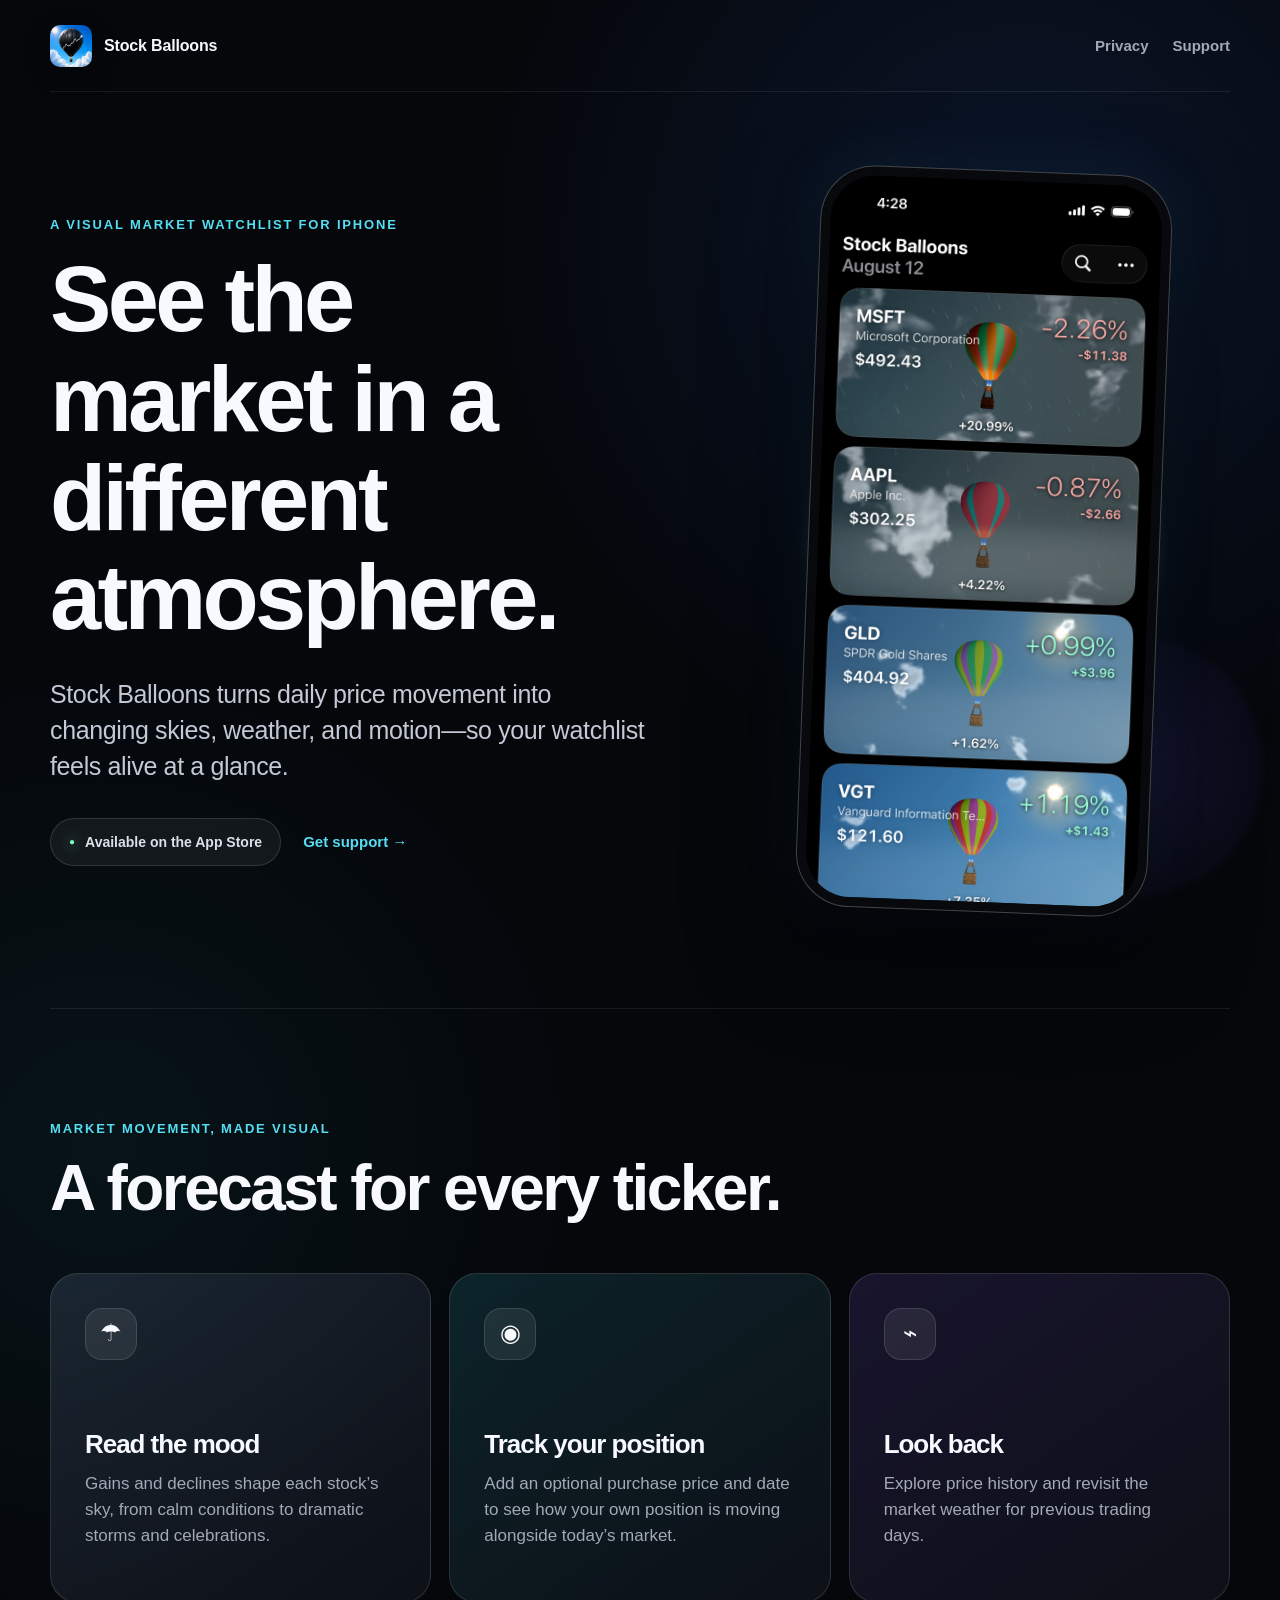
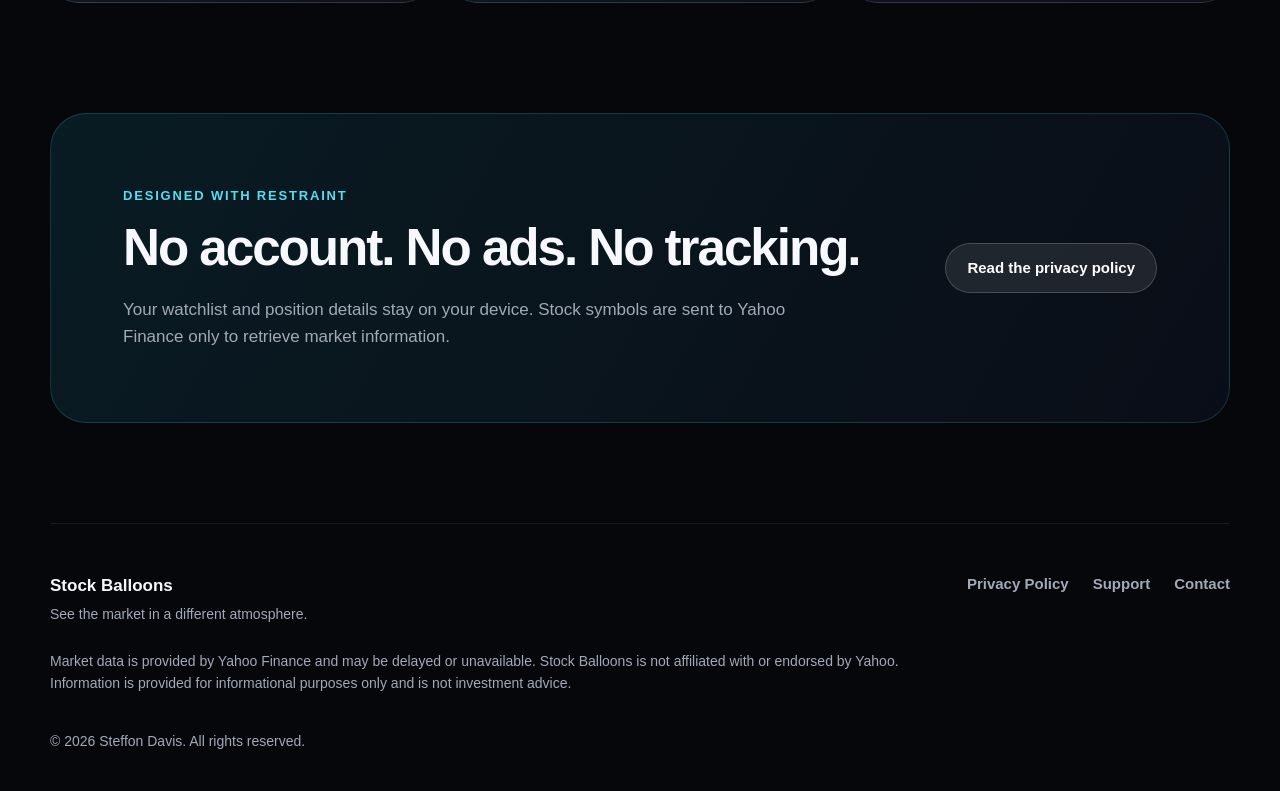
<file: index.html>
<!doctype html>
<html lang="en">
  <head>
    <meta charset="utf-8">
    <meta name="viewport" content="width=device-width, initial-scale=1">
    <meta name="description" content="Stock Balloons turns market movement into an atmospheric, visual watchlist for iPhone.">
    <meta name="theme-color" content="#05070b">
    <meta name="color-scheme" content="dark">
    <meta property="og:title" content="Stock Balloons for iPhone">
    <meta property="og:description" content="See the market in a different atmosphere.">
    <meta property="og:type" content="website">
    <meta property="og:image" content="assets/social-card.png">
    <title>Stock Balloons for iPhone</title>
    <link rel="icon" href="assets/app-icon.png">
    <link rel="stylesheet" href="styles.css">
  </head>
  <body>
    <a class="skip-link" href="#main-content">Skip to content</a>

    <header class="site-header">
      <a class="brand" href="./" aria-label="Stock Balloons home">
        <img src="assets/app-icon.png" alt="" width="42" height="42">
        <span>Stock Balloons</span>
      </a>
      <nav aria-label="Primary navigation">
        <a href="privacy/">Privacy</a>
        <a href="support/">Support</a>
      </nav>
    </header>

    <main id="main-content">
      <section class="hero">
        <div class="hero-copy">
          <p class="eyebrow">A visual market watchlist for iPhone</p>
          <h1>See the market in a different atmosphere.</h1>
          <p class="hero-intro">
            Stock Balloons turns daily price movement into changing skies, weather, and motion—so your watchlist feels alive at a glance.
          </p>
          <div class="hero-actions">
            <span class="availability" aria-label="Stock Balloons is available on the App Store">
              <span aria-hidden="true">●</span> Available on the App Store
            </span>
            <a class="text-link" href="support/">Get support <span aria-hidden="true">→</span></a>
          </div>
        </div>

        <div class="product-stage" aria-label="Stock Balloons app preview">
          <div class="orb orb-one" aria-hidden="true"></div>
          <div class="orb orb-two" aria-hidden="true"></div>
          <div class="phone-frame">
            <div class="phone-island" aria-hidden="true"></div>
            <img src="assets/watchlist.png" alt="Stock Balloons watchlist showing market changes as animated weather scenes and hot-air balloons">
          </div>
        </div>
      </section>

      <section class="feature-section" aria-labelledby="features-title">
        <div class="section-heading">
          <p class="eyebrow">Market movement, made visual</p>
          <h2 id="features-title">A forecast for every ticker.</h2>
        </div>

        <div class="feature-grid">
          <article class="feature-card storm-card">
            <span class="feature-icon" aria-hidden="true">☂</span>
            <h3>Read the mood</h3>
            <p>Gains and declines shape each stock’s sky, from calm conditions to dramatic storms and celebrations.</p>
          </article>
          <article class="feature-card balloon-card">
            <span class="feature-icon" aria-hidden="true">◉</span>
            <h3>Track your position</h3>
            <p>Add an optional purchase price and date to see how your own position is moving alongside today’s market.</p>
          </article>
          <article class="feature-card history-card">
            <span class="feature-icon" aria-hidden="true">⌁</span>
            <h3>Look back</h3>
            <p>Explore price history and revisit the market weather for previous trading days.</p>
          </article>
        </div>
      </section>

      <section class="privacy-callout" aria-labelledby="privacy-title">
        <div>
          <p class="eyebrow">Designed with restraint</p>
          <h2 id="privacy-title">No account. No ads. No tracking.</h2>
          <p>Your watchlist and position details stay on your device. Stock symbols are sent to Yahoo Finance only to retrieve market information.</p>
        </div>
        <a class="button" href="privacy/">Read the privacy policy</a>
      </section>
    </main>

    <footer class="site-footer">
      <div>
        <strong>Stock Balloons</strong>
        <p>See the market in a different atmosphere.</p>
      </div>
      <nav aria-label="Footer navigation">
        <a href="privacy/">Privacy Policy</a>
        <a href="support/">Support</a>
        <a href="mailto:support-app@curalytics.com">Contact</a>
      </nav>
      <p class="fine-print">
        Market data is provided by Yahoo Finance and may be delayed or unavailable. Stock Balloons is not affiliated with or endorsed by Yahoo. Information is provided for informational purposes only and is not investment advice.
      </p>
      <p class="copyright">© 2026 Steffon Davis. All rights reserved.</p>
    </footer>
  </body>
</html>
</file>
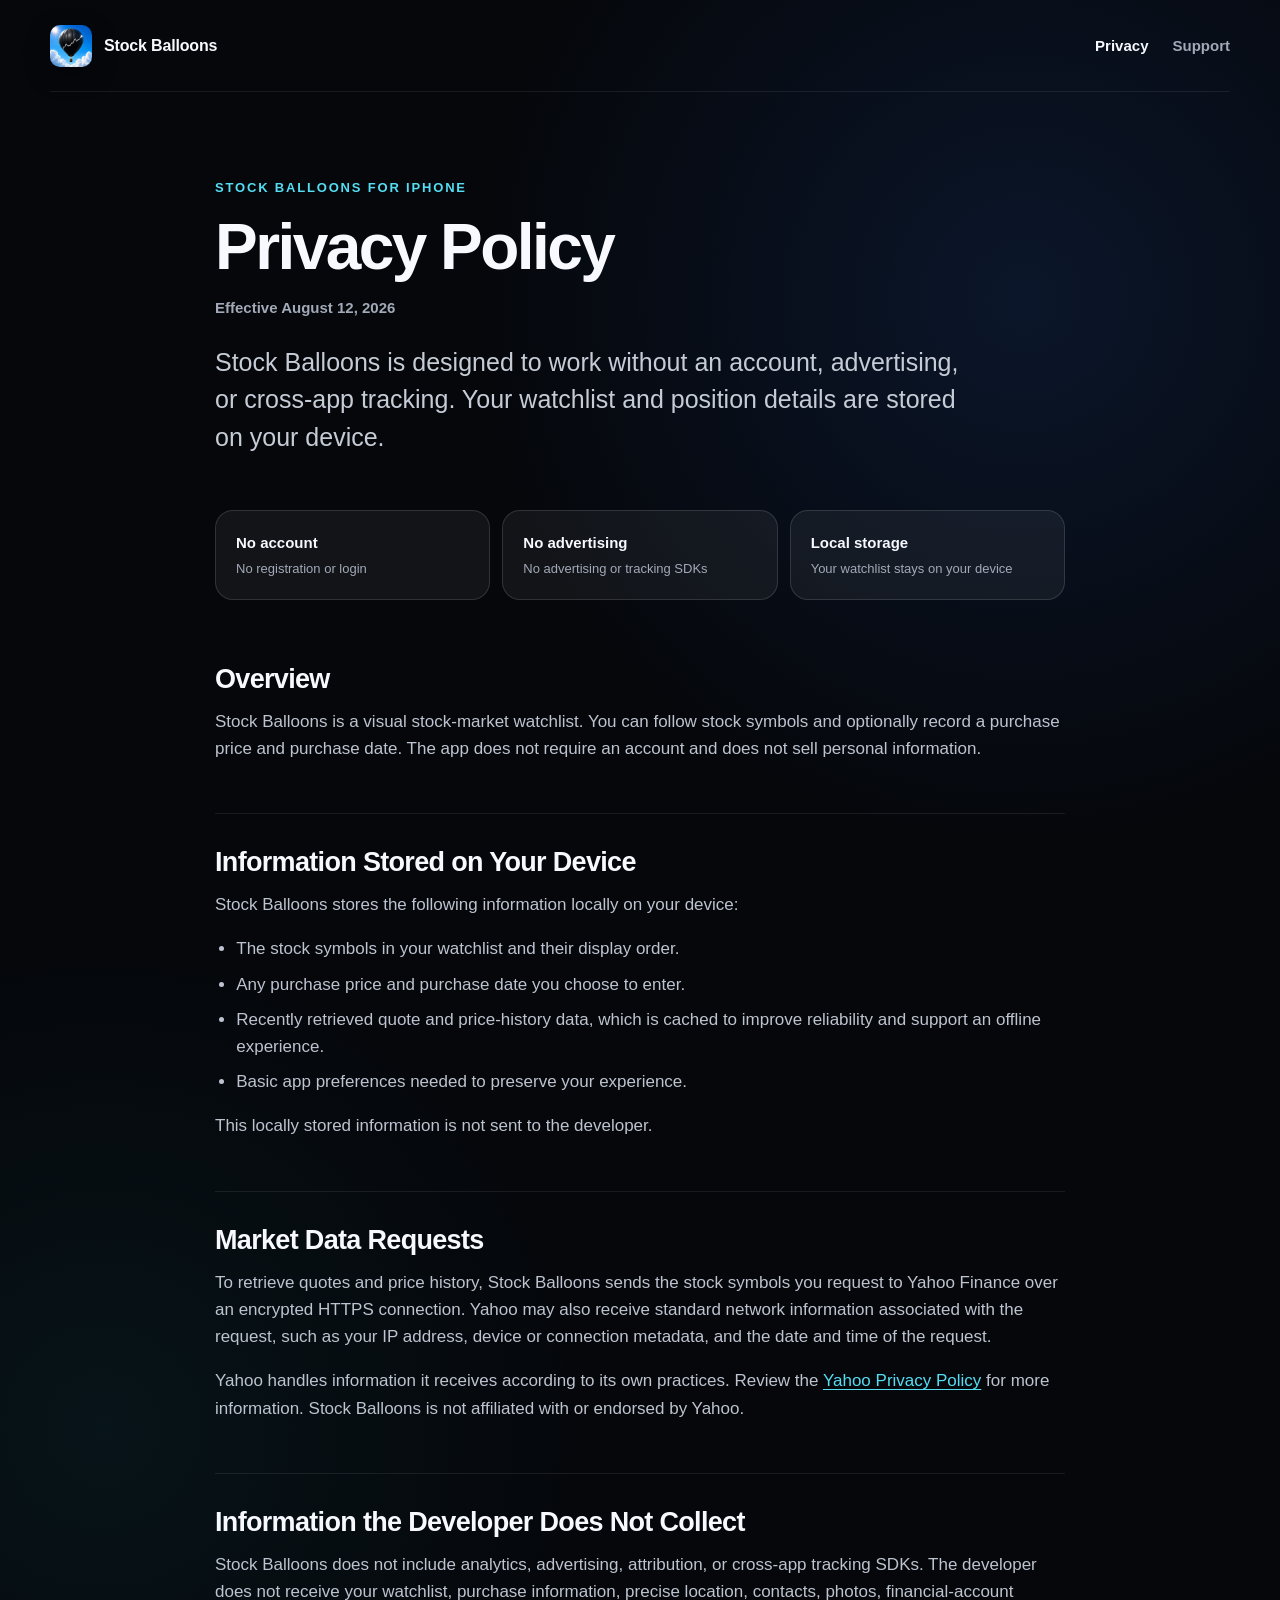
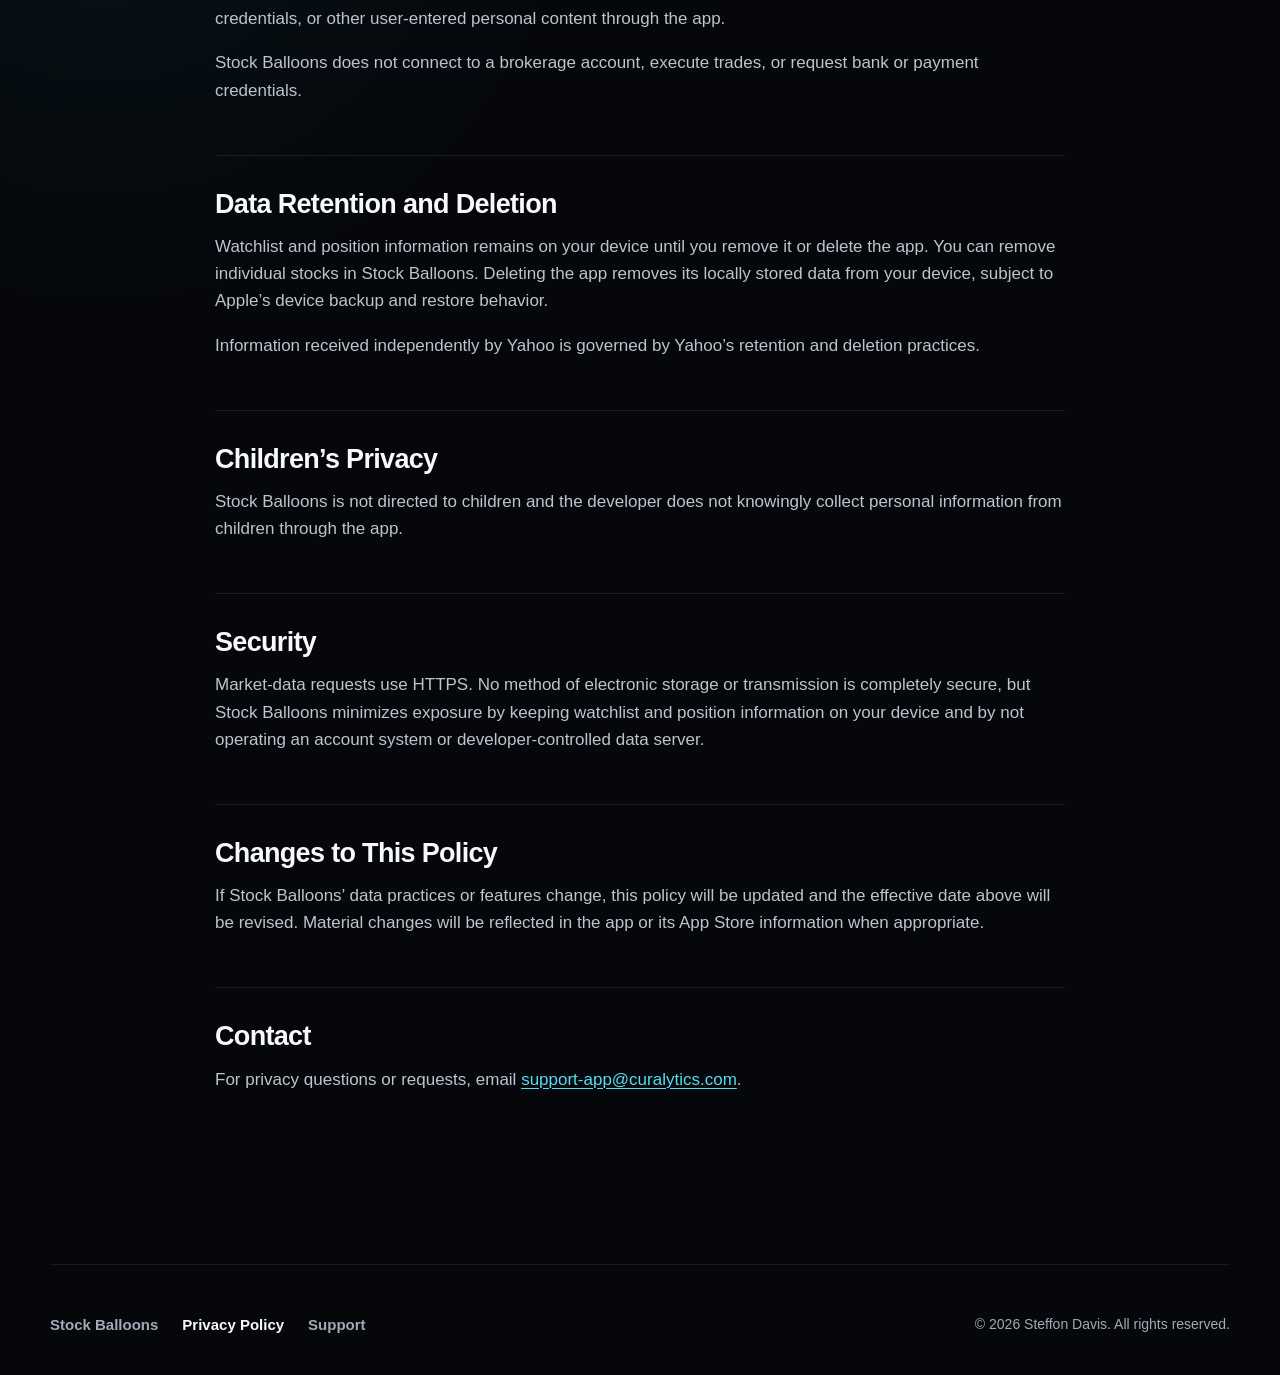
<file: privacy/index.html>
<!doctype html>
<html lang="en">
  <head>
    <meta charset="utf-8">
    <meta name="viewport" content="width=device-width, initial-scale=1">
    <meta name="description" content="Privacy Policy for Stock Balloons for iPhone.">
    <meta name="theme-color" content="#05070b">
    <meta name="color-scheme" content="dark">
    <title>Privacy Policy — Stock Balloons</title>
    <link rel="icon" href="../assets/app-icon.png">
    <link rel="stylesheet" href="../styles.css">
  </head>
  <body class="content-page">
    <a class="skip-link" href="#main-content">Skip to content</a>

    <header class="site-header">
      <a class="brand" href="../" aria-label="Stock Balloons home">
        <img src="../assets/app-icon.png" alt="" width="42" height="42">
        <span>Stock Balloons</span>
      </a>
      <nav aria-label="Primary navigation">
        <a href="./" aria-current="page">Privacy</a>
        <a href="../support/">Support</a>
      </nav>
    </header>

    <main id="main-content" class="document-shell">
      <header class="document-header">
        <p class="eyebrow">Stock Balloons for iPhone</p>
        <h1>Privacy Policy</h1>
        <p class="effective-date">Effective August 12, 2026</p>
        <p class="document-intro">
          Stock Balloons is designed to work without an account, advertising, or cross-app tracking. Your watchlist and position details are stored on your device.
        </p>
      </header>

      <div class="policy-summary" aria-label="Privacy summary">
        <div><strong>No account</strong><span>No registration or login</span></div>
        <div><strong>No advertising</strong><span>No advertising or tracking SDKs</span></div>
        <div><strong>Local storage</strong><span>Your watchlist stays on your device</span></div>
      </div>

      <article class="document-content">
        <section aria-labelledby="overview">
          <h2 id="overview">Overview</h2>
          <p>
            Stock Balloons is a visual stock-market watchlist. You can follow stock symbols and optionally record a purchase price and purchase date. The app does not require an account and does not sell personal information.
          </p>
        </section>

        <section aria-labelledby="local-information">
          <h2 id="local-information">Information Stored on Your Device</h2>
          <p>Stock Balloons stores the following information locally on your device:</p>
          <ul>
            <li>The stock symbols in your watchlist and their display order.</li>
            <li>Any purchase price and purchase date you choose to enter.</li>
            <li>Recently retrieved quote and price-history data, which is cached to improve reliability and support an offline experience.</li>
            <li>Basic app preferences needed to preserve your experience.</li>
          </ul>
          <p>This locally stored information is not sent to the developer.</p>
        </section>

        <section aria-labelledby="market-data">
          <h2 id="market-data">Market Data Requests</h2>
          <p>
            To retrieve quotes and price history, Stock Balloons sends the stock symbols you request to Yahoo Finance over an encrypted HTTPS connection. Yahoo may also receive standard network information associated with the request, such as your IP address, device or connection metadata, and the date and time of the request.
          </p>
          <p>
            Yahoo handles information it receives according to its own practices. Review the <a href="https://legal.yahoo.com/us/en/yahoo/privacy/index.html">Yahoo Privacy Policy</a> for more information. Stock Balloons is not affiliated with or endorsed by Yahoo.
          </p>
        </section>

        <section aria-labelledby="not-collected">
          <h2 id="not-collected">Information the Developer Does Not Collect</h2>
          <p>
            Stock Balloons does not include analytics, advertising, attribution, or cross-app tracking SDKs. The developer does not receive your watchlist, purchase information, precise location, contacts, photos, financial-account credentials, or other user-entered personal content through the app.
          </p>
          <p>
            Stock Balloons does not connect to a brokerage account, execute trades, or request bank or payment credentials.
          </p>
        </section>

        <section aria-labelledby="retention">
          <h2 id="retention">Data Retention and Deletion</h2>
          <p>
            Watchlist and position information remains on your device until you remove it or delete the app. You can remove individual stocks in Stock Balloons. Deleting the app removes its locally stored data from your device, subject to Apple’s device backup and restore behavior.
          </p>
          <p>
            Information received independently by Yahoo is governed by Yahoo’s retention and deletion practices.
          </p>
        </section>

        <section aria-labelledby="children">
          <h2 id="children">Children’s Privacy</h2>
          <p>
            Stock Balloons is not directed to children and the developer does not knowingly collect personal information from children through the app.
          </p>
        </section>

        <section aria-labelledby="security">
          <h2 id="security">Security</h2>
          <p>
            Market-data requests use HTTPS. No method of electronic storage or transmission is completely secure, but Stock Balloons minimizes exposure by keeping watchlist and position information on your device and by not operating an account system or developer-controlled data server.
          </p>
        </section>

        <section aria-labelledby="changes">
          <h2 id="changes">Changes to This Policy</h2>
          <p>
            If Stock Balloons’ data practices or features change, this policy will be updated and the effective date above will be revised. Material changes will be reflected in the app or its App Store information when appropriate.
          </p>
        </section>

        <section aria-labelledby="contact">
          <h2 id="contact">Contact</h2>
          <p>
            For privacy questions or requests, email <a href="mailto:support-app@curalytics.com?subject=Stock%20Balloons%20Privacy">support-app@curalytics.com</a>.
          </p>
        </section>
      </article>
    </main>

    <footer class="site-footer compact-footer">
      <nav aria-label="Footer navigation">
        <a href="../">Stock Balloons</a>
        <a href="./" aria-current="page">Privacy Policy</a>
        <a href="../support/">Support</a>
      </nav>
      <p class="copyright">© 2026 Steffon Davis. All rights reserved.</p>
    </footer>
  </body>
</html>
</file>
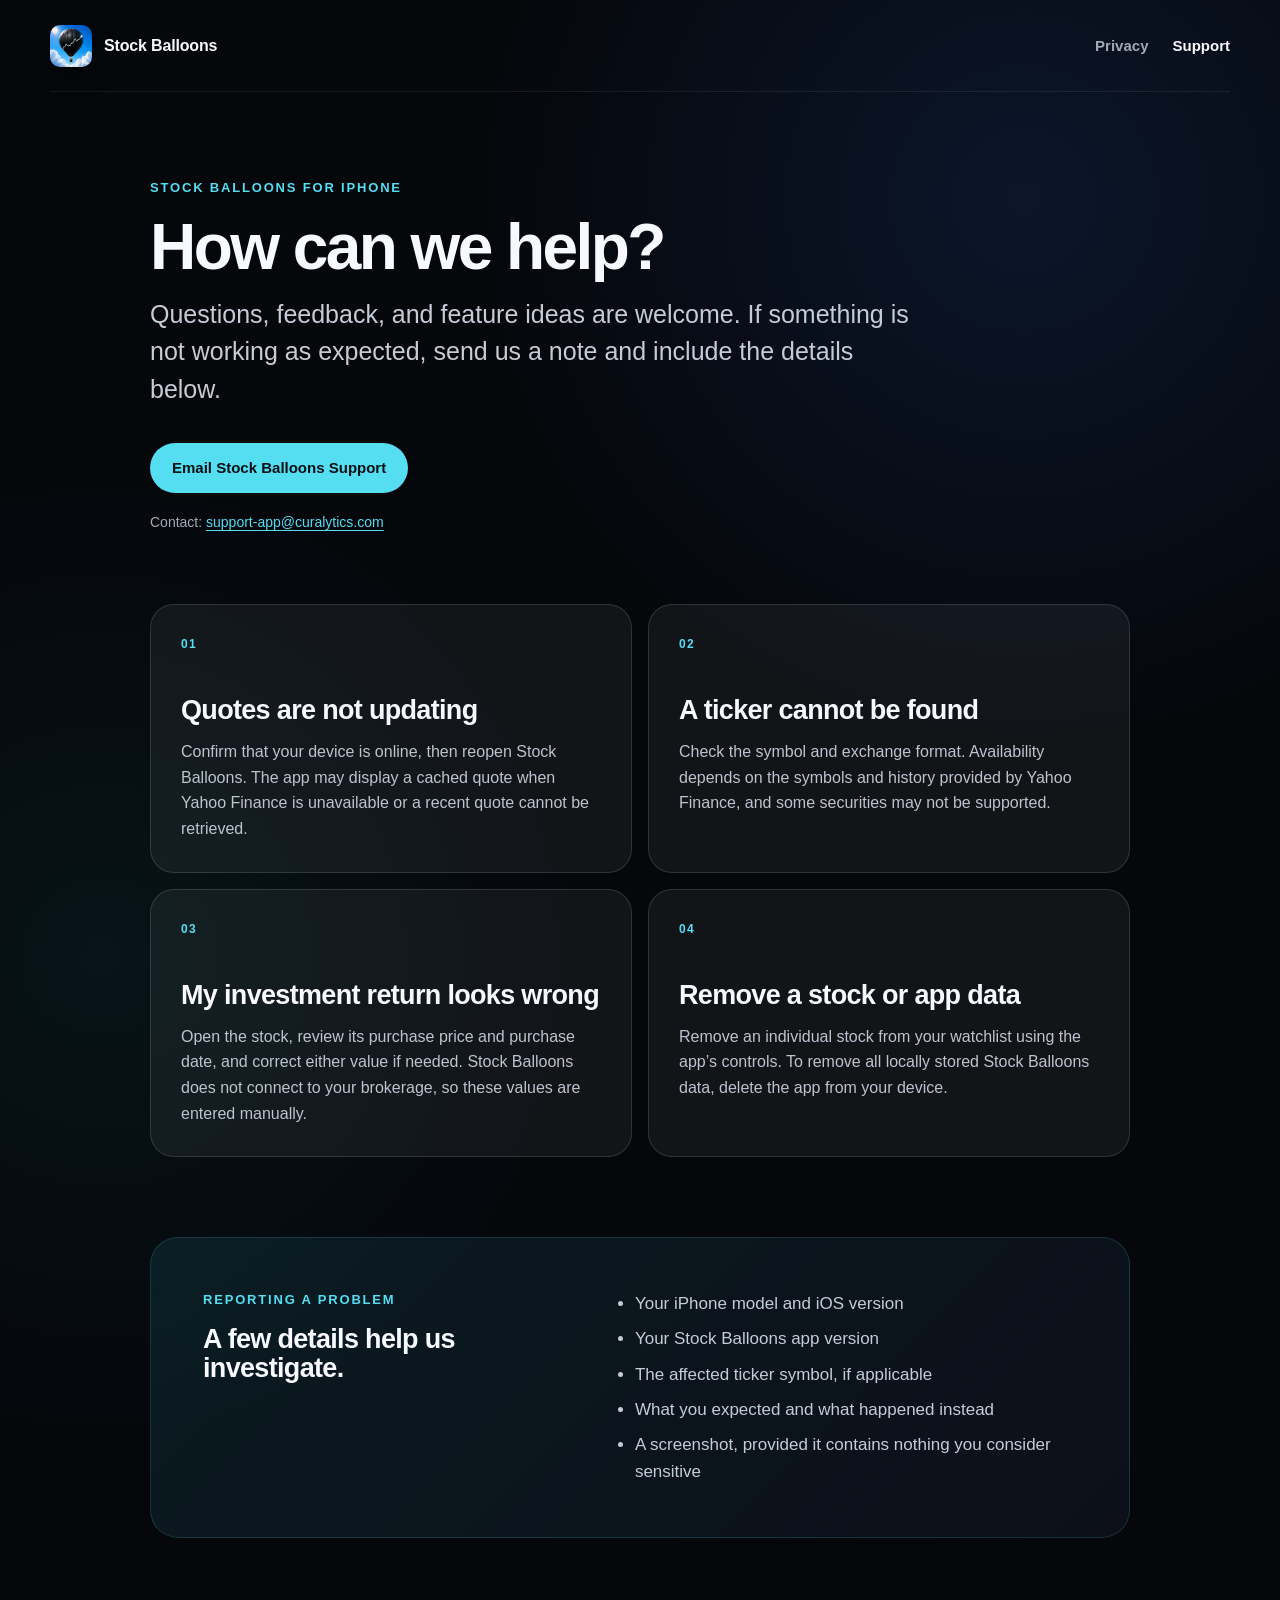
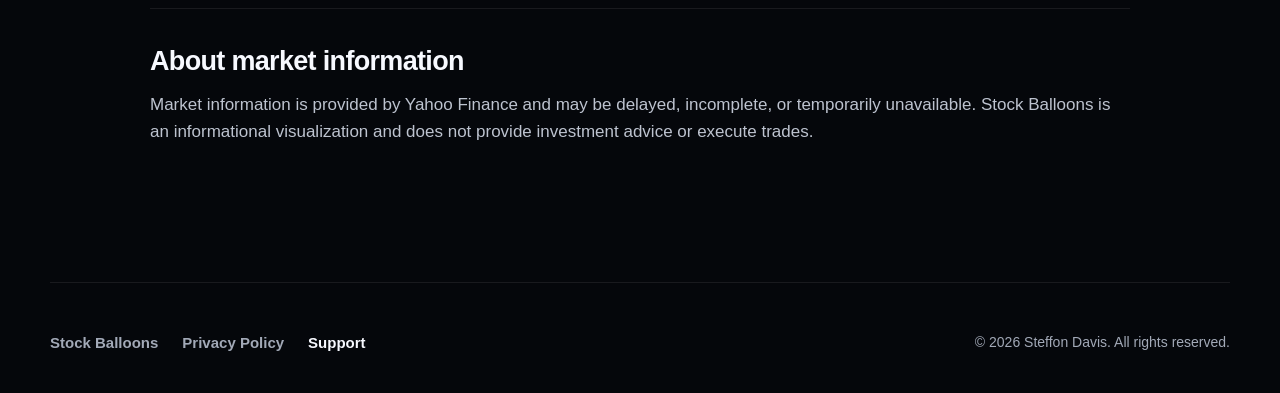
<file: support/index.html>
<!doctype html>
<html lang="en">
  <head>
    <meta charset="utf-8">
    <meta name="viewport" content="width=device-width, initial-scale=1">
    <meta name="description" content="Help, troubleshooting, and contact information for Stock Balloons for iPhone.">
    <meta name="theme-color" content="#05070b">
    <meta name="color-scheme" content="dark">
    <title>Support — Stock Balloons</title>
    <link rel="icon" href="../assets/app-icon.png">
    <link rel="stylesheet" href="../styles.css">
  </head>
  <body class="content-page">
    <a class="skip-link" href="#main-content">Skip to content</a>

    <header class="site-header">
      <a class="brand" href="../" aria-label="Stock Balloons home">
        <img src="../assets/app-icon.png" alt="" width="42" height="42">
        <span>Stock Balloons</span>
      </a>
      <nav aria-label="Primary navigation">
        <a href="../privacy/">Privacy</a>
        <a href="./" aria-current="page">Support</a>
      </nav>
    </header>

    <main id="main-content" class="document-shell support-shell">
      <header class="document-header">
        <p class="eyebrow">Stock Balloons for iPhone</p>
        <h1>How can we help?</h1>
        <p class="document-intro">
          Questions, feedback, and feature ideas are welcome. If something is not working as expected, send us a note and include the details below.
        </p>
        <a class="button primary-button" href="mailto:support-app@curalytics.com?subject=Stock%20Balloons%20Support">Email Stock Balloons Support</a>
        <p class="response-note">Contact: <a href="mailto:support-app@curalytics.com">support-app@curalytics.com</a></p>
      </header>

      <section class="support-grid" aria-label="Support topics">
        <article class="support-card">
          <span class="support-number" aria-hidden="true">01</span>
          <h2>Quotes are not updating</h2>
          <p>Confirm that your device is online, then reopen Stock Balloons. The app may display a cached quote when Yahoo Finance is unavailable or a recent quote cannot be retrieved.</p>
        </article>
        <article class="support-card">
          <span class="support-number" aria-hidden="true">02</span>
          <h2>A ticker cannot be found</h2>
          <p>Check the symbol and exchange format. Availability depends on the symbols and history provided by Yahoo Finance, and some securities may not be supported.</p>
        </article>
        <article class="support-card">
          <span class="support-number" aria-hidden="true">03</span>
          <h2>My investment return looks wrong</h2>
          <p>Open the stock, review its purchase price and purchase date, and correct either value if needed. Stock Balloons does not connect to your brokerage, so these values are entered manually.</p>
        </article>
        <article class="support-card">
          <span class="support-number" aria-hidden="true">04</span>
          <h2>Remove a stock or app data</h2>
          <p>Remove an individual stock from your watchlist using the app’s controls. To remove all locally stored Stock Balloons data, delete the app from your device.</p>
        </article>
      </section>

      <section class="report-card" aria-labelledby="report-title">
        <div>
          <p class="eyebrow">Reporting a problem</p>
          <h2 id="report-title">A few details help us investigate.</h2>
        </div>
        <ul>
          <li>Your iPhone model and iOS version</li>
          <li>Your Stock Balloons app version</li>
          <li>The affected ticker symbol, if applicable</li>
          <li>What you expected and what happened instead</li>
          <li>A screenshot, provided it contains nothing you consider sensitive</li>
        </ul>
      </section>

      <section class="market-note" aria-labelledby="market-note-title">
        <h2 id="market-note-title">About market information</h2>
        <p>
          Market information is provided by Yahoo Finance and may be delayed, incomplete, or temporarily unavailable. Stock Balloons is an informational visualization and does not provide investment advice or execute trades.
        </p>
      </section>
    </main>

    <footer class="site-footer compact-footer">
      <nav aria-label="Footer navigation">
        <a href="../">Stock Balloons</a>
        <a href="../privacy/">Privacy Policy</a>
        <a href="./" aria-current="page">Support</a>
      </nav>
      <p class="copyright">© 2026 Steffon Davis. All rights reserved.</p>
    </footer>
  </body>
</html>
</file>
<file: styles.css>
:root {
  color-scheme: dark;
  --background: #05070b;
  --surface: rgba(255, 255, 255, 0.055);
  --surface-strong: rgba(255, 255, 255, 0.09);
  --border: rgba(255, 255, 255, 0.13);
  --text: #f7f9ff;
  --muted: #a2a9b7;
  --cyan: #55ddf2;
  --cyan-soft: rgba(85, 221, 242, 0.13);
  --blue: #4f7dff;
  --green: #81f4c3;
  --purple: #a78bfa;
  --page-width: 1180px;
  --document-width: 850px;
  --radius: 28px;
}

* {
  box-sizing: border-box;
}

html {
  scroll-behavior: smooth;
}

body {
  margin: 0;
  min-width: 320px;
  background:
    radial-gradient(circle at 80% 10%, rgba(40, 91, 185, 0.18), transparent 34rem),
    radial-gradient(circle at 8% 48%, rgba(30, 169, 183, 0.08), transparent 30rem),
    var(--background);
  color: var(--text);
  font-family: -apple-system, BlinkMacSystemFont, "SF Pro Display", "Segoe UI", sans-serif;
  font-size: 17px;
  line-height: 1.6;
  -webkit-font-smoothing: antialiased;
}

a {
  color: var(--cyan);
  text-decoration-thickness: 1px;
  text-underline-offset: 0.2em;
}

a:hover {
  color: white;
}

a:focus-visible,
button:focus-visible {
  outline: 3px solid var(--cyan);
  outline-offset: 4px;
  border-radius: 5px;
}

.skip-link {
  position: fixed;
  z-index: 100;
  top: 12px;
  left: 12px;
  padding: 10px 14px;
  transform: translateY(-150%);
  border-radius: 10px;
  background: white;
  color: #05070b;
  font-weight: 700;
}

.skip-link:focus {
  transform: translateY(0);
}

.site-header {
  position: relative;
  z-index: 10;
  display: flex;
  width: min(calc(100% - 40px), var(--page-width));
  min-height: 92px;
  margin: 0 auto;
  align-items: center;
  justify-content: space-between;
  border-bottom: 1px solid rgba(255, 255, 255, 0.08);
}

.brand {
  display: inline-flex;
  align-items: center;
  gap: 12px;
  color: var(--text);
  font-size: 16px;
  font-weight: 720;
  letter-spacing: -0.01em;
  text-decoration: none;
}

.brand img {
  border-radius: 10px;
  box-shadow: 0 8px 24px rgba(0, 0, 0, 0.35);
}

.site-header nav,
.site-footer nav {
  display: flex;
  flex-wrap: wrap;
  gap: 24px;
}

.site-header nav a,
.site-footer nav a {
  color: var(--muted);
  font-size: 15px;
  font-weight: 620;
  text-decoration: none;
}

.site-header nav a:hover,
.site-header nav a[aria-current="page"],
.site-footer nav a:hover,
.site-footer nav a[aria-current="page"] {
  color: var(--text);
}

.hero {
  display: grid;
  width: min(calc(100% - 40px), var(--page-width));
  min-height: 720px;
  margin: 0 auto;
  grid-template-columns: minmax(0, 1fr) minmax(370px, 0.82fr);
  gap: clamp(30px, 7vw, 100px);
  align-items: center;
  padding: 78px 0 96px;
}

.hero-copy {
  position: relative;
  z-index: 2;
}

.eyebrow {
  margin: 0 0 14px;
  color: var(--cyan);
  font-size: 13px;
  font-weight: 760;
  letter-spacing: 0.14em;
  text-transform: uppercase;
}

h1,
h2,
h3,
p {
  margin-top: 0;
}

h1,
h2,
h3 {
  line-height: 1.08;
  letter-spacing: -0.04em;
}

.hero h1 {
  max-width: 720px;
  margin-bottom: 28px;
  font-size: clamp(52px, 7.2vw, 92px);
  font-weight: 780;
}

.hero-intro {
  max-width: 650px;
  margin-bottom: 34px;
  color: #c3c9d5;
  font-size: clamp(20px, 2vw, 25px);
  line-height: 1.45;
  letter-spacing: -0.015em;
}

.hero-actions {
  display: flex;
  flex-wrap: wrap;
  gap: 22px;
  align-items: center;
}

.availability {
  display: inline-flex;
  min-height: 48px;
  padding: 0 18px;
  align-items: center;
  gap: 10px;
  border: 1px solid var(--border);
  border-radius: 100px;
  background: var(--surface);
  color: #dbe0e9;
  font-size: 14px;
  font-weight: 650;
}

.availability span {
  color: var(--green);
  font-size: 10px;
  filter: drop-shadow(0 0 7px var(--green));
}

.text-link {
  font-size: 15px;
  font-weight: 700;
  text-decoration: none;
}

.product-stage {
  position: relative;
  display: flex;
  min-height: 610px;
  align-items: center;
  justify-content: center;
}

.orb {
  position: absolute;
  border-radius: 50%;
  filter: blur(4px);
  opacity: 0.75;
}

.orb-one {
  width: 360px;
  height: 360px;
  background: radial-gradient(circle, rgba(68, 180, 224, 0.38), rgba(68, 180, 224, 0));
}

.orb-two {
  right: -7%;
  bottom: 2%;
  width: 260px;
  height: 260px;
  background: radial-gradient(circle, rgba(90, 72, 214, 0.25), rgba(90, 72, 214, 0));
}

.phone-frame {
  position: relative;
  z-index: 1;
  width: min(82vw, 352px);
  padding: 9px;
  overflow: hidden;
  border: 1px solid rgba(255, 255, 255, 0.24);
  border-radius: 54px;
  background: #07090c;
  box-shadow: 0 45px 100px rgba(0, 0, 0, 0.6), 0 0 60px rgba(50, 132, 178, 0.12);
  transform: rotate(2.2deg);
}

.phone-frame img {
  display: block;
  width: 100%;
  border-radius: 45px;
}

.phone-island {
  position: absolute;
  z-index: 2;
  top: 19px;
  left: 50%;
  width: 92px;
  height: 25px;
  transform: translateX(-50%);
  border-radius: 100px;
  background: #000;
}

.feature-section,
.privacy-callout,
.site-footer {
  width: min(calc(100% - 40px), var(--page-width));
  margin-right: auto;
  margin-left: auto;
}

.feature-section {
  padding: 110px 0;
  border-top: 1px solid rgba(255, 255, 255, 0.08);
}

.section-heading {
  max-width: 760px;
  margin-bottom: 50px;
}

.section-heading h2,
.privacy-callout h2,
.document-header h1 {
  margin-bottom: 20px;
  font-size: clamp(40px, 5vw, 65px);
}

.feature-grid {
  display: grid;
  grid-template-columns: repeat(3, 1fr);
  gap: 18px;
}

.feature-card {
  min-height: 330px;
  padding: 34px;
  overflow: hidden;
  border: 1px solid var(--border);
  border-radius: var(--radius);
  background: var(--surface);
}

.feature-card h3 {
  margin: 70px 0 13px;
  font-size: 26px;
}

.feature-card p {
  color: var(--muted);
  line-height: 1.55;
}

.feature-icon {
  display: grid;
  width: 52px;
  height: 52px;
  place-items: center;
  border: 1px solid rgba(255, 255, 255, 0.12);
  border-radius: 17px;
  background: rgba(255, 255, 255, 0.08);
  font-size: 24px;
}

.storm-card {
  background: linear-gradient(145deg, rgba(75, 92, 121, 0.29), rgba(20, 24, 33, 0.55));
}

.balloon-card {
  background: linear-gradient(145deg, rgba(38, 135, 147, 0.22), rgba(20, 24, 33, 0.55));
}

.history-card {
  background: linear-gradient(145deg, rgba(89, 66, 159, 0.23), rgba(20, 24, 33, 0.55));
}

.privacy-callout {
  display: grid;
  margin-bottom: 100px;
  padding: clamp(38px, 6vw, 72px);
  grid-template-columns: minmax(0, 1fr) auto;
  gap: 40px;
  align-items: center;
  border: 1px solid rgba(85, 221, 242, 0.18);
  border-radius: 36px;
  background: linear-gradient(120deg, rgba(25, 113, 134, 0.2), rgba(32, 46, 82, 0.18));
}

.privacy-callout h2 {
  font-size: clamp(35px, 4vw, 54px);
}

.privacy-callout p:not(.eyebrow) {
  max-width: 720px;
  margin-bottom: 0;
  color: var(--muted);
}

.button {
  display: inline-flex;
  min-height: 50px;
  padding: 0 21px;
  align-items: center;
  justify-content: center;
  border: 1px solid rgba(255, 255, 255, 0.18);
  border-radius: 100px;
  background: rgba(255, 255, 255, 0.09);
  color: white;
  font-size: 15px;
  font-weight: 720;
  text-align: center;
  text-decoration: none;
}

.button:hover,
.primary-button:hover {
  background: white;
  color: #07090c;
}

.primary-button {
  margin-top: 10px;
  border-color: transparent;
  background: var(--cyan);
  color: #071014;
}

.site-footer {
  display: grid;
  padding: 48px 0 38px;
  grid-template-columns: 1fr auto;
  gap: 24px 50px;
  border-top: 1px solid rgba(255, 255, 255, 0.08);
}

.site-footer strong {
  display: block;
  margin-bottom: 4px;
}

.site-footer p {
  margin-bottom: 0;
  color: var(--muted);
  font-size: 14px;
}

.fine-print,
.copyright {
  grid-column: 1 / -1;
}

.fine-print {
  max-width: 900px;
}

.copyright {
  padding-top: 12px;
}

.document-shell {
  width: min(calc(100% - 40px), var(--document-width));
  margin: 0 auto;
  padding: 86px 0 120px;
}

.document-header {
  margin-bottom: 54px;
}

.document-header h1 {
  margin-bottom: 14px;
}

.effective-date {
  margin-bottom: 24px;
  color: var(--muted);
  font-size: 15px;
  font-weight: 620;
}

.document-intro {
  max-width: 760px;
  color: #c6ccd6;
  font-size: clamp(20px, 2.5vw, 25px);
  line-height: 1.5;
}

.policy-summary {
  display: grid;
  margin-bottom: 65px;
  grid-template-columns: repeat(3, 1fr);
  gap: 12px;
}

.policy-summary div {
  padding: 20px;
  border: 1px solid var(--border);
  border-radius: 18px;
  background: var(--surface);
}

.policy-summary strong,
.policy-summary span {
  display: block;
}

.policy-summary strong {
  margin-bottom: 5px;
  font-size: 15px;
}

.policy-summary span {
  color: var(--muted);
  font-size: 13px;
  line-height: 1.4;
}

.document-content section {
  padding: 0 0 34px;
}

.document-content section + section {
  padding-top: 34px;
  border-top: 1px solid rgba(255, 255, 255, 0.08);
}

.document-content h2,
.support-card h2,
.report-card h2,
.market-note h2 {
  margin-bottom: 14px;
  font-size: 27px;
  letter-spacing: -0.025em;
}

.document-content p,
.document-content li,
.support-card p,
.market-note p {
  color: #bdc3cf;
}

.document-content ul,
.report-card ul {
  padding-left: 1.25em;
}

.document-content li + li,
.report-card li + li {
  margin-top: 8px;
}

.support-shell {
  width: min(calc(100% - 40px), 980px);
}

.support-shell .document-header {
  max-width: 800px;
  margin-bottom: 70px;
}

.response-note {
  margin-top: 18px;
  color: var(--muted);
  font-size: 14px;
}

.support-grid {
  display: grid;
  grid-template-columns: repeat(2, 1fr);
  gap: 16px;
}

.support-card {
  padding: 30px;
  border: 1px solid var(--border);
  border-radius: 24px;
  background: var(--surface);
}

.support-number {
  display: block;
  margin-bottom: 42px;
  color: var(--cyan);
  font-size: 12px;
  font-weight: 800;
  letter-spacing: 0.12em;
}

.support-card p {
  margin-bottom: 0;
  font-size: 16px;
}

.report-card {
  display: grid;
  margin-top: 80px;
  padding: clamp(30px, 5vw, 52px);
  grid-template-columns: 0.8fr 1fr;
  gap: 40px;
  border: 1px solid rgba(85, 221, 242, 0.16);
  border-radius: 28px;
  background: linear-gradient(135deg, rgba(36, 116, 131, 0.18), rgba(24, 29, 46, 0.4));
}

.report-card ul {
  margin: 0;
  color: #c6ccd7;
}

.market-note {
  margin-top: 70px;
  padding-top: 38px;
  border-top: 1px solid rgba(255, 255, 255, 0.08);
}

.compact-footer {
  grid-template-columns: 1fr auto;
}

.compact-footer .copyright {
  grid-column: auto;
  padding-top: 0;
  text-align: right;
}

@media (max-width: 820px) {
  .hero {
    min-height: auto;
    grid-template-columns: 1fr;
    padding-top: 68px;
    text-align: center;
  }

  .hero-copy,
  .hero-intro {
    margin-right: auto;
    margin-left: auto;
  }

  .hero-actions {
    justify-content: center;
  }

  .product-stage {
    min-height: 530px;
  }

  .feature-grid {
    grid-template-columns: 1fr;
  }

  .feature-card {
    min-height: 280px;
  }

  .privacy-callout,
  .report-card {
    grid-template-columns: 1fr;
  }

  .privacy-callout .button {
    justify-self: start;
  }
}

@media (max-width: 620px) {
  body {
    font-size: 16px;
  }

  .site-header {
    min-height: 78px;
  }

  .brand span {
    display: none;
  }

  .site-header nav {
    gap: 18px;
  }

  .hero {
    padding: 54px 0 75px;
  }

  .hero h1 {
    font-size: clamp(45px, 14vw, 65px);
  }

  .product-stage {
    min-height: 500px;
  }

  .phone-frame {
    width: min(80vw, 318px);
    transform: none;
  }

  .orb-two {
    right: 0;
  }

  .feature-section {
    padding: 80px 0;
  }

  .privacy-callout {
    margin-bottom: 80px;
  }

  .site-footer,
  .compact-footer {
    grid-template-columns: 1fr;
  }

  .compact-footer .copyright {
    text-align: left;
  }

  .document-shell {
    padding: 62px 0 90px;
  }

  .policy-summary,
  .support-grid {
    grid-template-columns: 1fr;
  }

  .policy-summary {
    margin-bottom: 50px;
  }

  .support-card {
    padding: 25px;
  }

  .support-number {
    margin-bottom: 25px;
  }
}

@media (prefers-reduced-motion: reduce) {
  html {
    scroll-behavior: auto;
  }
}
</file>
